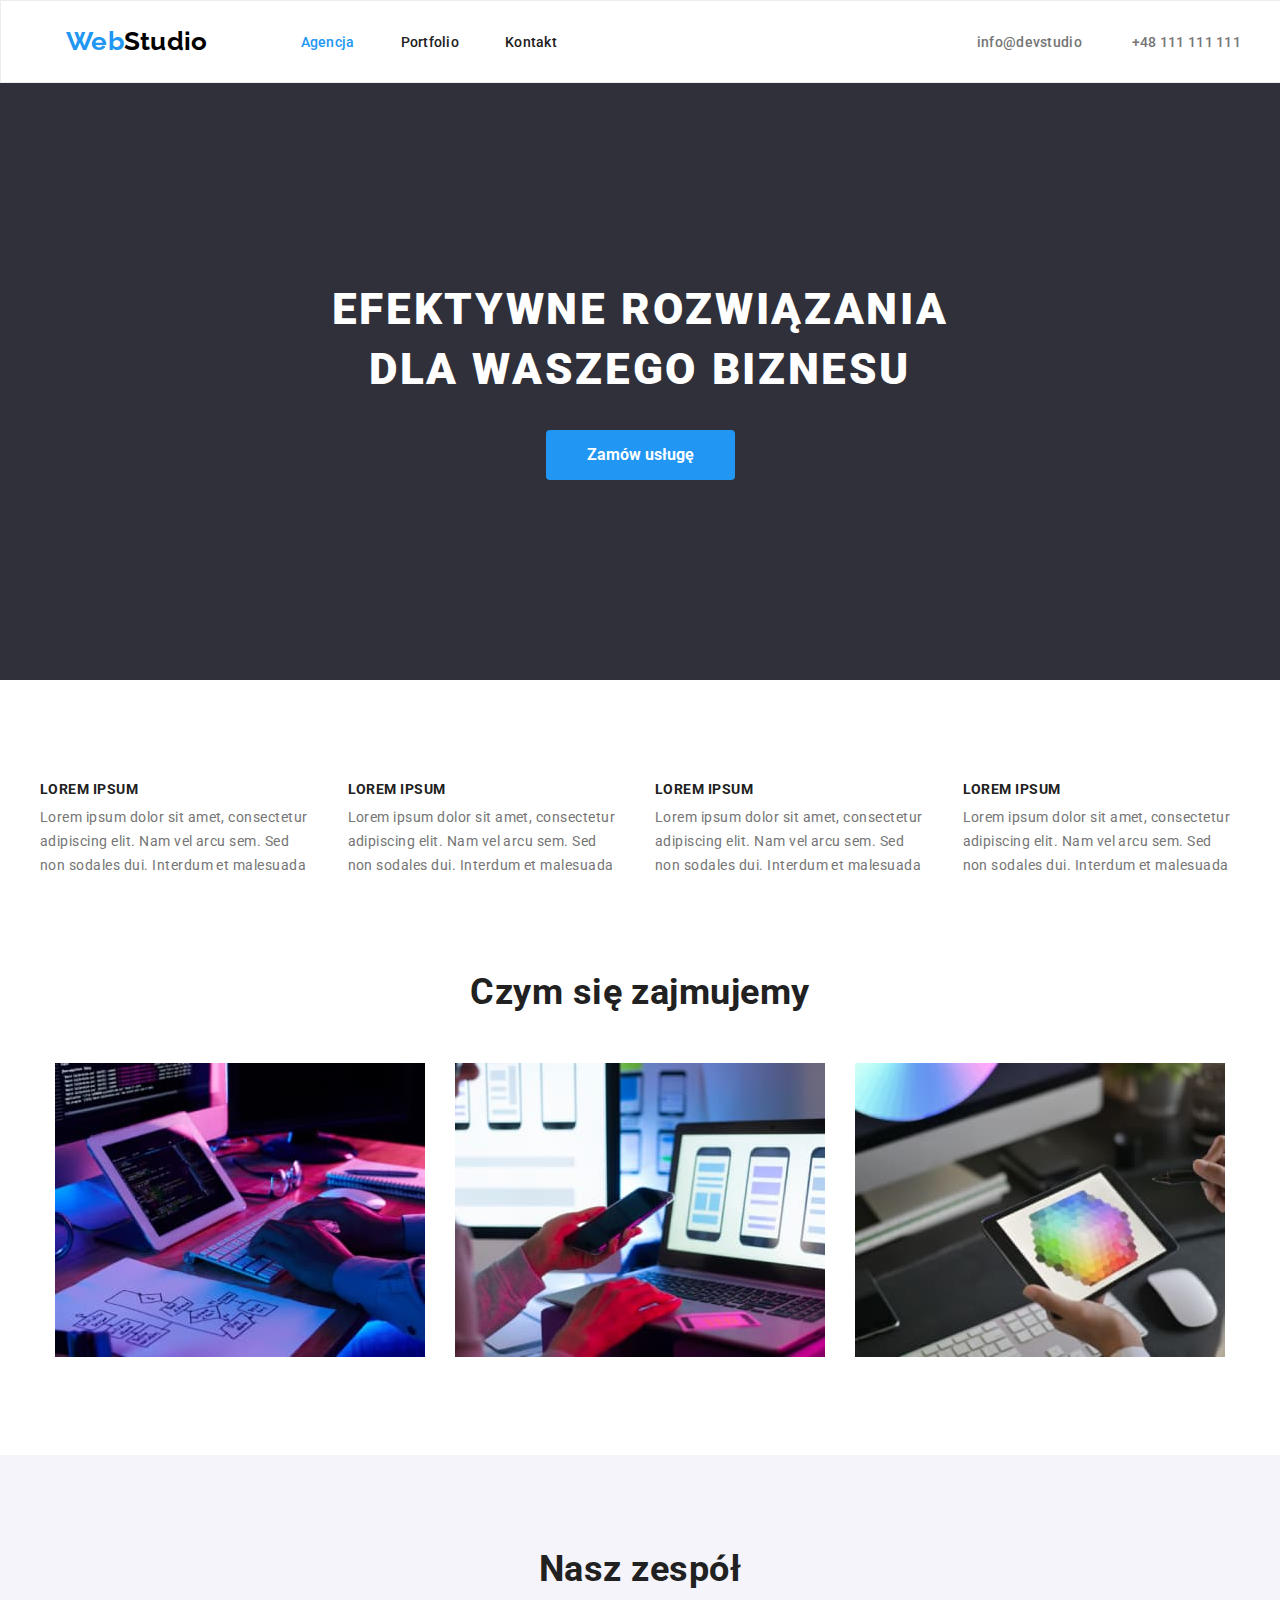
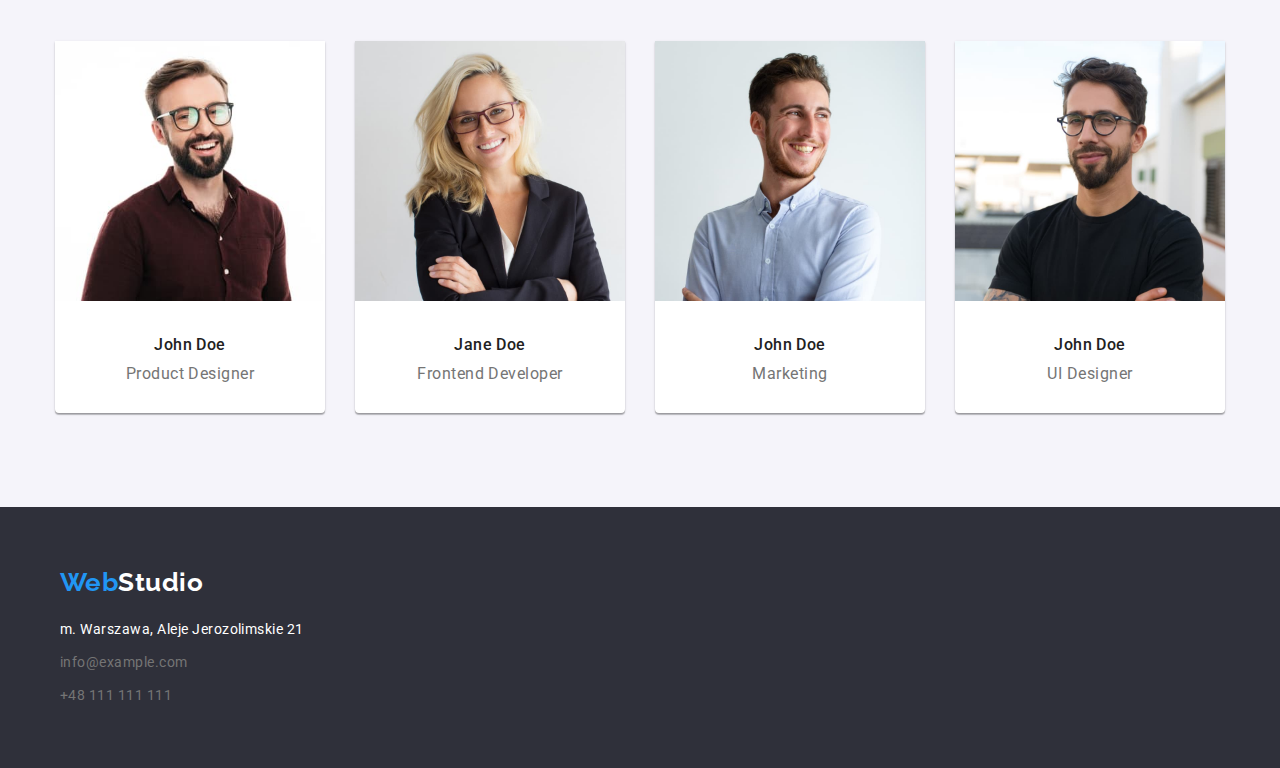
<file: index.html>
<!DOCTYPE html>
<html lang="pl">
  <head>
    <meta charset="utf-8" />
    <meta name="viewport" content="width=device-width, initial-scale=1.0" />
    <meta
      name="description"
      content="Profesjonalne tworzenie stron internetowych"
    />
    <title>WebStudio</title>
    <link rel="preconnect" href="https://fonts.googleapis.com" />
    <link rel="preconnect" href="https://fonts.gstatic.com" crossorigin />
    <link
      href="https://fonts.googleapis.com/css2?family=Oleo+Script&family=Raleway:wght@700&family=Roboto:wght@400;500;700;900&display=swap"
      rel="stylesheet"
    />
    <link
      rel="stylesheet"
      href="https://cdnjs.cloudflare.com/ajax/libs/modern-normalize/1.1.0/modern-normalize.min.css"
      integrity="sha512-wpPYUAdjBVSE4KJnH1VR1HeZfpl1ub8YT/NKx4PuQ5NmX2tKuGu6U/JRp5y+Y8XG2tV+wKQpNHVUX03MfMFn9Q=="
      crossorigin="anonymous"
      referrerpolicy="no-referrer"
    />
    <link rel="stylesheet" href="./css/styles.css" class="style" />
  </head>
  <body>
    <header class="header">
      <!-- navigation bar -->

      <div class="nav-bar">
        <div class="container">
          <a class="link" href="./index.html"
            ><p class="logo">Web<span class="logo-accent">Studio</span></p></a
          >
          <nav class="navigation">
            <ul class="list">
              <li><a class="link" href="#">Agencja</a></li>
              <li><a class="link" href="portfolio.html">Portfolio</a></li>
              <li><a class="link" href="kontakt.html">Kontakt</a></li>
            </ul>
          </nav>

          <div class="contact-container">
            <a class="link contact" href="mailto:info@devstudio.com"
              >info@devstudio</a
            ><a class="link contact" href="tel:+48111111111">+48 111 111 111</a>
          </div>
        </div>
      </div>

      <!-- the big banner -->

      <div class="header-banner">
        <h1>efektywne rozwiązania dla waszego biznesu</h1>
        <button class="button" type="button">Zamów usługę</button>
      </div>
    </header>
    <main>
      <!-- section "our advantages" -->

      <section class="section-advantages">
        <div class="container">
          <div class="advantages">
            <ul class="list">
              <li>
                <h3>lorem ipsum</h3>
                <p class="text">
                  Lorem ipsum dolor sit amet, consectetur adipiscing elit. Nam
                  vel arcu sem. Sed non sodales dui. Interdum et malesuada
                </p>
              </li>

              <li>
                <h3>lorem ipsum</h3>
                <p class="text">
                  Lorem ipsum dolor sit amet, consectetur adipiscing elit. Nam
                  vel arcu sem. Sed non sodales dui. Interdum et malesuada
                </p>
              </li>

              <li>
                <h3>lorem ipsum</h3>
                <p class="text">
                  Lorem ipsum dolor sit amet, consectetur adipiscing elit. Nam
                  vel arcu sem. Sed non sodales dui. Interdum et malesuada
                </p>
              </li>

              <li>
                <h3>lorem ipsum</h3>
                <p class="text">
                  Lorem ipsum dolor sit amet, consectetur adipiscing elit. Nam
                  vel arcu sem. Sed non sodales dui. Interdum et malesuada
                </p>
              </li>
            </ul>
          </div>
        </div>
      </section>

      <!-- section "area of expertise" -->

      <section class="section">
        <div class="container">
          <div class="aoe">
            <h2>Czym się zajmujemy</h2>
            <ul class="list">
              <li>
                <img
                  src="images/aoe1.jpg"
                  alt="Photo of workspace - desk, writing on a keyboard."
                  width="370"
                  height="294"
                />
              </li>
              <li>
                <img
                  src="images/aoe2.jpg"
                  alt="Photo of workspace - using a smartphone and a laptop"
                  width="370"
                  height="294"
                />
              </li>
              <li>
                <img
                  src="images/aoe3.jpg"
                  alt="Photo of workspace - choosing color palette on a tablet"
                  width="370"
                  height="294"
                />
              </li>
            </ul>
          </div>
        </div>
      </section>

      <!-- section "our staff" -->

      <section class="section staff">
        <div class="container">
          <div class="staff-container">
            <h2>Nasz zespół</h2>
            <ul class="list">
              <li>
                <figure class="staff-box">
                  <img
                    src="images/john-doe1.jpg"
                    alt="Photo of John Doe the First"
                    width="270"
                    height="260"
                  />
                  <figcaption>
                    <h4>John Doe</h4>
                    <p class="text">Product Designer</p>
                  </figcaption>
                </figure>
              </li>
              <li>
                <figure class="staff-box">
                  <img
                    src="images/jane-doe.jpg"
                    alt="Photo of Jane Doe"
                    width="270"
                    height="260"
                  />
                  <figcaption>
                    <h4>Jane Doe</h4>
                    <p class="text">Frontend Developer</p>
                  </figcaption>
                </figure>
              </li>
              <li>
                <figure class="staff-box">
                  <img
                    src="images/john-doe2.jpg"
                    alt="Photo of John Doe the Second"
                    width="270"
                    height="260"
                  />
                  <figcaption>
                    <h4>John Doe</h4>
                    <p class="text">Marketing</p>
                  </figcaption>
                </figure>
              </li>
              <li>
                <figure class="staff-box">
                  <img
                    src="images/john-doe3.jpg"
                    alt="Photo of John Doe the Third"
                    width="270"
                    height="260"
                  />
                  <figcaption>
                    <h4>John Doe</h4>
                    <p class="text">UI Designer</p>
                  </figcaption>
                </figure>
              </li>
            </ul>
          </div>
        </div>
      </section>
    </main>
    <footer class="footer">
      <div class="container">
        <a href="./index.html">
          <p class="logo">Web<span class="logo-footer">Studio</span></p></a
        >
        <address>
          m. Warszawa, Aleje Jerozolimskie 21<br />
          <a class="link contact" href="mailto:info@example.com"
            >info@example.com</a
          ><br />
          <a class="link contact" href="tel:+48111111111">+48 111 111 111</a>
        </address>
      </div>
    </footer>
  </body>
</html>
</file>
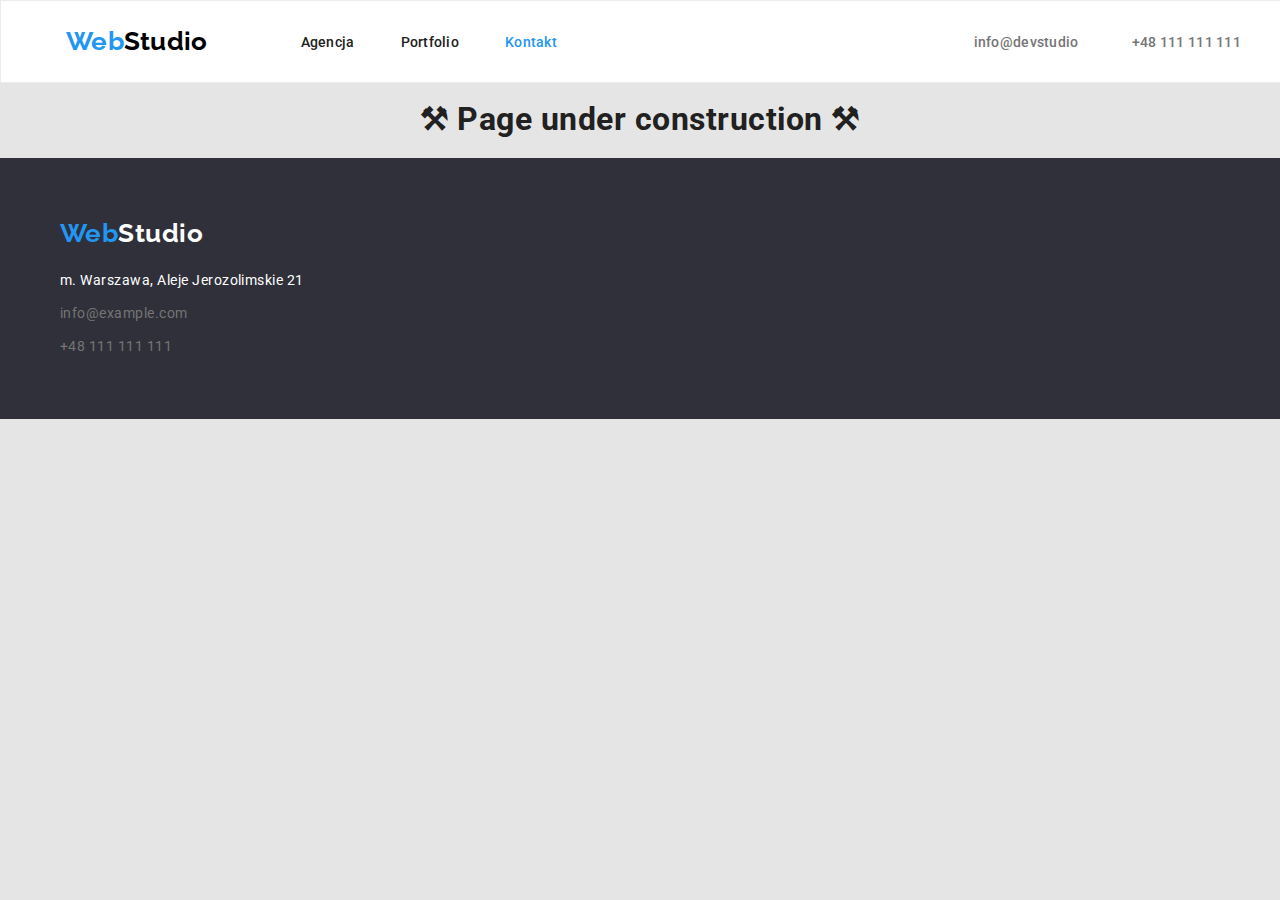
<file: kontakt.html>
<!DOCTYPE html>
<html lang="pl">
  <head>
    <meta charset="utf-8" />
    <meta name="viewport" content="width=device-width, initial-scale=1.0" />
    <meta name="description" content="Kontakt do WebStudio" />
    <title>Kontakt - WebStudio</title>
    <link rel="preconnect" href="https://fonts.googleapis.com" />
    <link rel="preconnect" href="https://fonts.gstatic.com" crossorigin />
    <link
      href="https://fonts.googleapis.com/css2?family=Oleo+Script&family=Raleway:wght@700&family=Roboto:wght@400;500;700;900&display=swap"
      rel="stylesheet"
    />
    <link
      rel="stylesheet"
      href="https://cdnjs.cloudflare.com/ajax/libs/modern-normalize/1.1.0/modern-normalize.min.css"
      integrity="sha512-wpPYUAdjBVSE4KJnH1VR1HeZfpl1ub8YT/NKx4PuQ5NmX2tKuGu6U/JRp5y+Y8XG2tV+wKQpNHVUX03MfMFn9Q=="
      crossorigin="anonymous"
      referrerpolicy="no-referrer"
    />
    <link rel="stylesheet" href="./css/styles.css" class="style" />
  </head>
  <body>
    <header class="header">
      <!-- nav bar -->

      <div class="nav-bar">
        <div class="container">
          <a class="link" href="./index.html"
            ><p class="logo">Web<span class="logo-accent">Studio</span></p></a
          >
          <nav class="navigation">
            <ul class="list">
              <li><a class="link" href="./index.html">Agencja</a></li>
              <li><a class="link" href="./portfolio.html">Portfolio</a></li>
              <li><a class="link" href="#">Kontakt</a></li>
            </ul>
          </nav>
          <div class="contact-container">
            <a class="link contact" href="mailto:info@devstudio.com"
              >info@devstudio</a
            >
            <a class="link contact" href="tel:+48111111111">+48 111 111 111</a>
          </div>
        </div>
      </div>
    </header>
    <!-- Hello, stranger. You found my secret page, my little mischief. 
      It was the only way I could think of to style navigation elements to change the color on a currently visited page. 
      And without leaving an ugly blank -->
    <main>
      <!-- An ugly styling that shouldn't exist -->
      <div class="contact-page">
        <h1 style="text-align: center">
          &#9874; Page under construction &#9874;
        </h1>
      </div>
    </main>

    <!-- page footer -->

    <footer class="footer">
      <div class="container">
        <a href="./index.html">
          <p class="logo">Web<span class="logo-footer">Studio</span></p></a
        >
        <address>
          m. Warszawa, Aleje Jerozolimskie 21<br />
          <a class="link contact" href="mailto:info@example.com"
            >info@example.com</a
          ><br />
          <a class="link contact" href="tel:+48111111111">+48 111 111 111</a>
        </address>
      </div>
    </footer>
  </body>
</html>
</file>
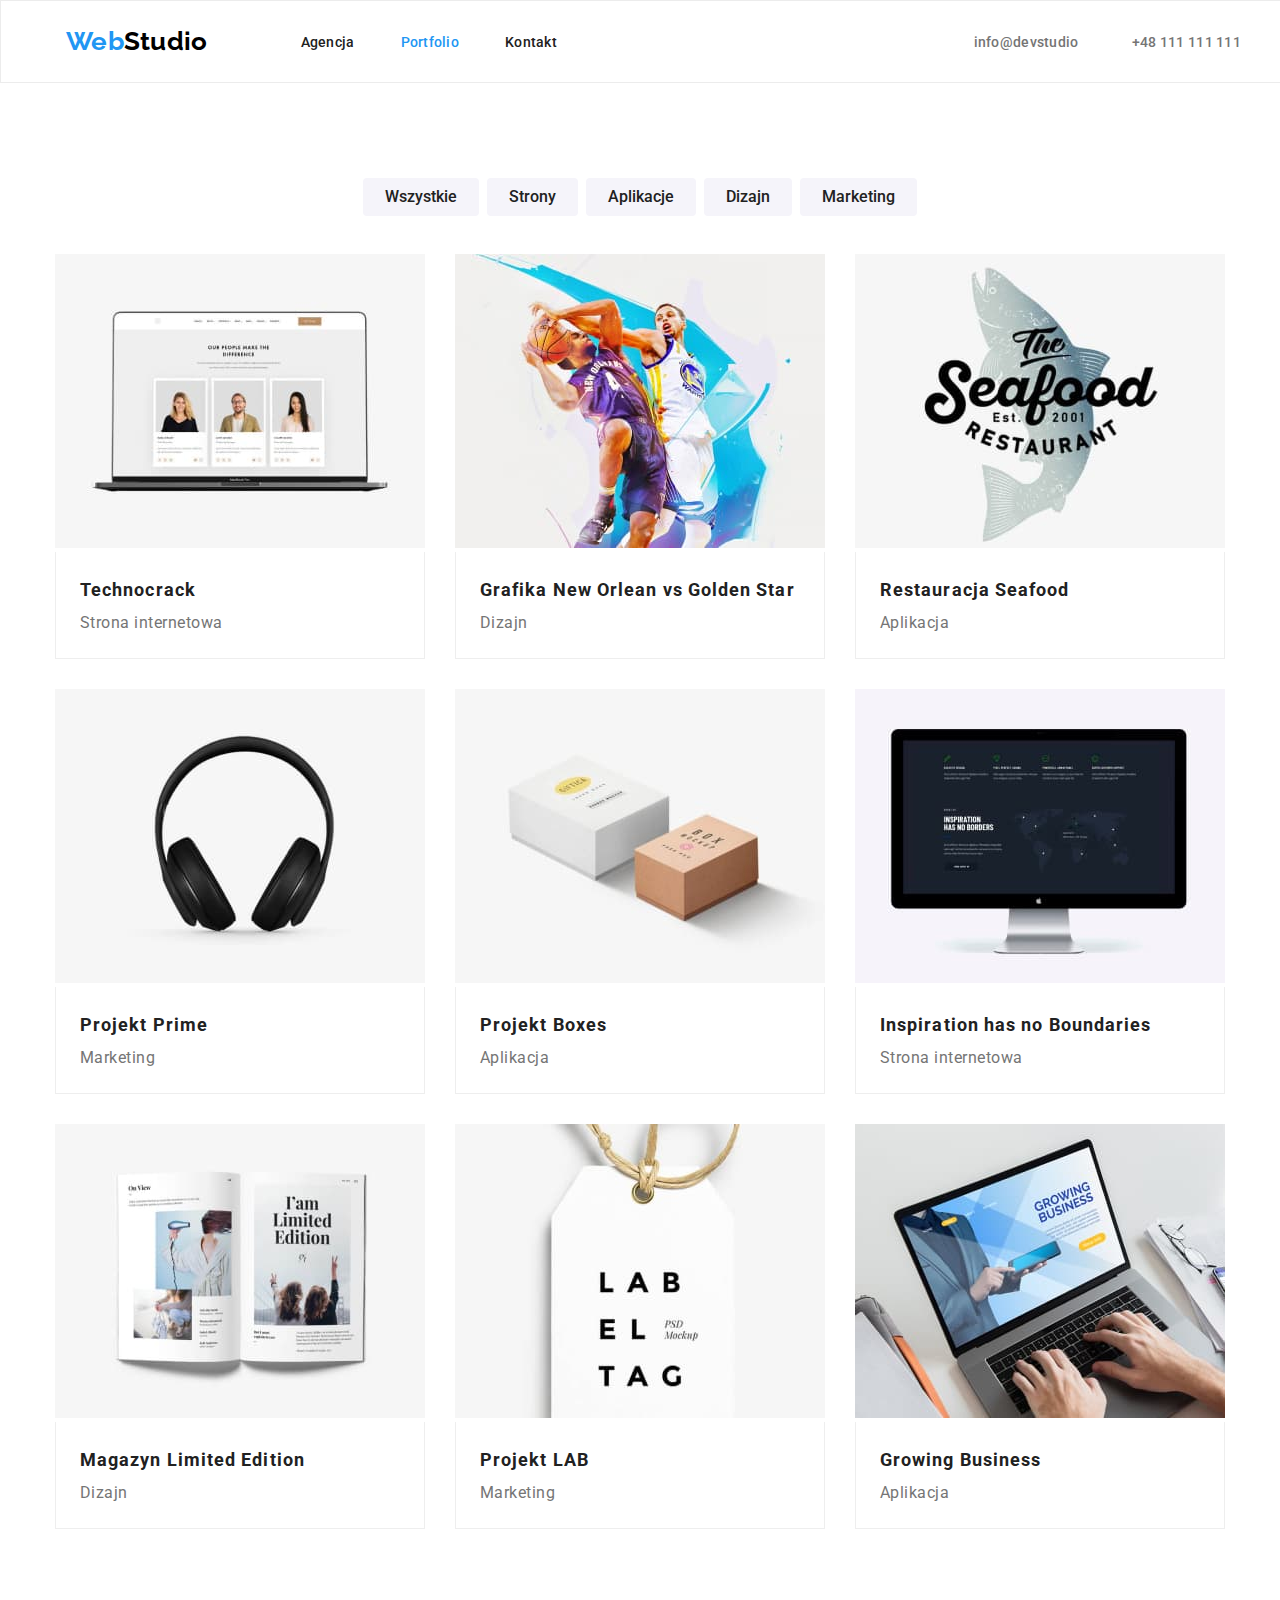
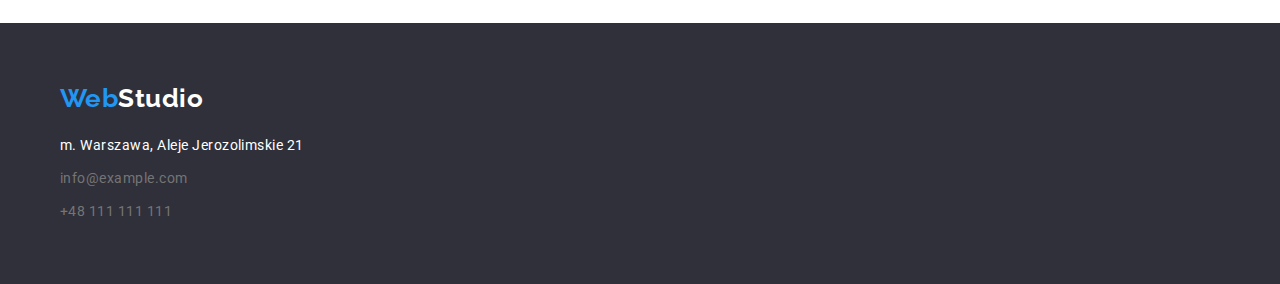
<file: portfolio.html>
<!DOCTYPE html>
<html lang="pl">
  <head>
    <meta charset="utf-8" />
    <meta name="viewport" content="width=device-width, initial-scale=1.0" />
    <meta name="description" content="Portfolio WebStudio" />
    <title>Portfolio - WebStudio</title>
    <link rel="preconnect" href="https://fonts.googleapis.com" />
    <link rel="preconnect" href="https://fonts.gstatic.com" crossorigin />
    <link
      href="https://fonts.googleapis.com/css2?family=Oleo+Script&family=Raleway:wght@700&family=Roboto:wght@400;500;700;900&display=swap"
      rel="stylesheet"
    />
    <link
      rel="stylesheet"
      href="https://cdnjs.cloudflare.com/ajax/libs/modern-normalize/1.1.0/modern-normalize.min.css"
      integrity="sha512-wpPYUAdjBVSE4KJnH1VR1HeZfpl1ub8YT/NKx4PuQ5NmX2tKuGu6U/JRp5y+Y8XG2tV+wKQpNHVUX03MfMFn9Q=="
      crossorigin="anonymous"
      referrerpolicy="no-referrer"
    />
    <link rel="stylesheet" href="./css/styles.css" class="style" />
  </head>
  <body>
    <header class="header">
      <!-- nav bar -->

      <div class="nav-bar">
        <div class="container">
          <a class="link" href="./index.html"
            ><p class="logo">Web<span class="logo-accent">Studio</span></p></a
          >
          <nav class="navigation">
            <ul class="list">
              <li><a class="link" href="./index.html">Agencja</a></li>
              <li><a class="link" href="#">Portfolio</a></li>
              <li><a class="link" href="./kontakt.html">Kontakt</a></li>
            </ul>
          </nav>
          <div class="contact-container">
            <a class="link contact" href="mailto:info@devstudio.com"
              >info@devstudio</a
            >
            <a class="link contact" href="tel:+48111111111">+48 111 111 111</a>
          </div>
        </div>
      </div>
    </header>
    <main>
      <!-- filter section -->
      <section class="section">
        <div class="container">
          <div class="portfolio">
            <ul class="list filter">
              <li><button type="button">Wszystkie</button></li>
              <li><button type="button">Strony</button></li>
              <li><button type="button">Aplikacje</button></li>
              <li><button type="button">Dizajn</button></li>
              <li><button type="button">Marketing</button></li>
            </ul>
            <ul class="list cards">
              <li>
                <figure class="portfolio-projects">
                  <img
                    src="images/technocrack.jpg"
                    alt="Laptop z widoczną stroną internetową"
                    width="370"
                    height="294"
                  />
                  <figcaption>
                    <h4>Technocrack</h4>
                    <p class="text">Strona internetowa</p>
                  </figcaption>
                </figure>
              </li>
              <li>
                <figure class="portfolio-projects">
                  <img
                    src="images/nop-vs-gsw.jpg"
                    alt="Zawodnicy z NBA"
                    width="370"
                    height="294"
                  />
                  <figcaption>
                    <h4>Grafika New Orlean vs Golden Star</h4>
                    <p class="text">Dizajn</p>
                  </figcaption>
                </figure>
              </li>
              <li>
                <figure class="portfolio-projects">
                  <img
                    src="images/seafood.jpg"
                    alt="Logo restauracji Seafood"
                    width="370"
                    height="294"
                  />
                  <figcaption>
                    <h4>Restauracja Seafood</h4>
                    <p class="text">Aplikacja</p>
                  </figcaption>
                </figure>
              </li>
              <li>
                <figure class="portfolio-projects">
                  <img
                    src="images/project-prime.jpg"
                    alt="Słuchawki nauszne"
                    width="370"
                    height="294"
                  />
                  <figcaption>
                    <h4>Projekt Prime</h4>
                    <p class="text">Marketing</p>
                  </figcaption>
                </figure>
              </li>
              <li>
                <figure class="portfolio-projects">
                  <img
                    src="images/project-boxes.jpg"
                    alt="Zdjęcie pudełek"
                    width="370"
                    height="294"
                  />
                  <figcaption>
                    <h4>Projekt Boxes</h4>
                    <p class="text">Aplikacja</p>
                  </figcaption>
                </figure>
              </li>
              <li>
                <figure class="portfolio-projects">
                  <img
                    src="images/inspiration.jpg"
                    alt="Ekran komputera z widoczną aplikacją webową"
                    width="370"
                    height="294"
                  />
                  <figcaption>
                    <h4>Inspiration has no Boundaries</h4>
                    <p class="text">Strona internetowa</p>
                  </figcaption>
                </figure>
              </li>
              <li>
                <figure class="portfolio-projects">
                  <img
                    src="images/limited-edition.jpg"
                    alt="Wizualizacja magazynu Limited Edition"
                    width="370"
                    height="294"
                  />
                  <figcaption>
                    <h4>Magazyn Limited Edition</h4>
                    <p class="text">Dizajn</p>
                  </figcaption>
                </figure>
              </li>
              <li>
                <figure class="portfolio-projects">
                  <img
                    src="images/project-lab.jpg"
                    alt="Wisiorek typu tag z napisem LAB EL TAG"
                    width="370"
                    height="294"
                  />
                  <figcaption>
                    <h4>Projekt LAB</h4>
                    <p class="text">Marketing</p>
                  </figcaption>
                </figure>
              </li>
              <li>
                <figure class="portfolio-projects">
                  <img
                    src="images/growing-business.jpg"
                    alt="Laptop, na którym otwarta jest aplikacja Growing Business"
                    width="370"
                    height="294"
                  />
                  <figcaption>
                    <h4>Growing Business</h4>
                    <p class="text">Aplikacja</p>
                  </figcaption>
                </figure>
              </li>
            </ul>
          </div>
        </div>
      </section>
    </main>

    <!-- page footer -->

    <footer class="footer">
      <div class="container">
        <a href="./index.html">
          <p class="logo">Web<span class="logo-footer">Studio</span></p></a
        >
        <address>
          m. Warszawa, Aleje Jerozolimskie 21<br />
          <a class="link contact" href="mailto:info@example.com"
            >info@example.com</a
          ><br />
          <a class="link contact" href="tel:+48111111111">+48 111 111 111</a>
        </address>
      </div>
    </footer>
  </body>
</html>
</file>
<file: css/styles.css>
:root {
  --brand-clr: #2196f3;
  --logo-accent-clr: #000000;
  --main-font-clr: #212121;
  --secondary-font-clr: #757575;
  --primary-address-font-clr: #ffffff;
  --secondary-address-font-clr: #ffffff99;
  --button-font-clr: var(--primary-address-font-clr);
  --header-footer-bg-clr: #2f303a;
  --header-banner-font-clr: #ffffff;
  --primary-bg-clr: #e5e5e5;
  --section-bg-clr: #ffffff;
  --secondary-section-bg-clr: #f5f4fa;
  --nav-bar-bg-clr: var(--primary-address-font-clr);
  --portfolio-bg-clr: var(--primary-address-font-clr);
  --porftolio-btn-inactive: #f5f4fa;
  --portfolio-fig-border: #eeeeee;
}

/* //////////////
      
      NAVIGATION
      1. global styling
        1.1. deleting base formatting
      
        2. hover decoration
        
        3. logo styling

        4. navigation bar

        5. the big banner and footer/address

        6. button styling

        7. sections
          7.1.our advantages
          7.2.area of expertise
          7.3.section headings
          7.4.our staff

        8. portfolio page

        9. "kontakt" page

The code could be DRY'ied a lot in the flexbox department, but it's more convenient during project development leaving it the way it is

//////////////////*/

::selection {
  background-color: var(--brand-clr);
}

body {
  background-color: var(--primary-bg-clr);
  color: var(--main-font-clr);
  font-family: "Roboto", sans-serif;
  letter-spacing: 0.03em;
  margin: 0;
  padding: 0;
}

.container {
  max-width: 1200px;
  margin: 0 auto;
}

.section {
  background-color: var(--section-bg-clr);
  padding: 94px 0;
}

.section-advantages {
  background-color: var(--section-bg-clr);
  padding-top: 101px;
}

/*deleting base formatting, margins, paddings in links and lists elements*/

.link {
  color: inherit;
  font-style: inherit;
  text-decoration: none;
}

.list {
  list-style-type: none;
  margin: 0;
  padding: 0;
}

.list figure {
  margin: 0;
  padding: 0;
}

h1,
h2,
h3,
h4,
p {
  margin: 0;
  padding: 0;
  margin-block: 0 0;
}

/*hover decoration*/

.link:hover,
.link:focus,
.link[href="#"] {
  color: var(--brand-clr);
}

[type="button"]:hover {
  cursor: pointer;
}

.button:hover {
  box-shadow: 0px 4px 4px rgba(0, 0, 0, 0.15);
}

.filter button:active,
.filter button:focus,
.filter button:hover {
  background-color: var(--brand-clr);
  color: var(--button-font-clr);
  box-shadow: 0px 3px 1px rgba(0, 0, 0, 0.1), 0px 1px 2px rgba(0, 0, 0, 0.08),
    0px 2px 2px rgba(0, 0, 0, 0.12);
}

/* logo styling */
.logo {
  display: inline-block;
  user-select: none;
}

.nav-bar .logo,
.logo {
  color: var(--brand-clr);
  font-family: "Raleway";
  font-weight: 700;
  font-size: 26px;
  line-height: 1.1923;
  margin: 0;
}

.logo .logo-accent {
  color: var(--logo-accent-clr);
}

.logo-footer {
  color: var(--primary-address-font-clr);
}

.footer .logo {
  margin-bottom: 20px;
}

/* font styling */

/* navigation bar */

.nav-bar {
  position: fixed;
  width: 100%;
  top: 0;

  background-color: var(--nav-bar-bg-clr);
  border: 1px solid #ececec;

  font-weight: 500;
  font-size: 14px;
  line-height: 1.1428;
  letter-spacing: 0.02em;

  padding: 25px;
}

.nav-bar .container {
  display: flex;
  align-items: center;
}

.navigation {
  margin-left: 93px;
  user-select: none;
}

.navigation .list {
  display: flex;
  gap: 46px;
}

.contact-container {
  color: var(--secondary-font-clr);
  margin-left: auto;
}

.nav-bar .contact {
  display: inline-block;
  margin: 0 25px;
}

/* the big banner and address */

.header-banner,
.footer {
  background-color: var(--header-footer-bg-clr);
  color: var(--header-banner-font-clr);
}

.header-banner {
  display: flex;
  align-items: center;
  justify-content: center;
  flex-direction: column;
  padding: 200px 0;
  margin-top: 80px;
}

.footer address,
.footer .links {
  font-style: normal;
  font-size: 14px;
  line-height: 1.71;
}

.footer {
  padding: 60px;
}

.footer .contact {
  display: inline-block;
  color: var(--secondary-font-clr);
  margin-top: 9px;
}

.header-banner h1 {
  font-weight: 900;
  font-size: 44px;
  line-height: 1.36;

  margin-bottom: 30px;
  max-width: 696px;
  text-align: center;
  text-transform: uppercase;

  letter-spacing: 0.06em;
}

/* buttons */

.button {
  background-color: var(--brand-clr);
  border: none;
  border-radius: 4px;

  color: var(--button-font-clr);
  font-family: inherit;
  font-weight: 700;
  font-size: 16px;
  line-height: 1.88;

  padding: 10px 41px;
}

.filter button {
  background-color: var(--porftolio-btn-inactive);
  border: none;
  border-radius: 4px;
  color: var(--main-font-clr);

  font-family: inherit;
  font-weight: 500;
  font-size: 16px;

  padding: 6px 22px;
  margin: 0.25rem;
  line-height: 1.62;
}

/* our advantages */

.advantages h3 {
  font-weight: 700;
  font-size: 14px;
  line-height: 1.1428;
  text-transform: uppercase;
  margin-bottom: 9px;
}

.advantages .text {
  color: var(--secondary-font-clr);
  font-size: 14px;
  line-height: 1.71;
}

/* area of expertise */

.advantages .list,
.aoe .list,
.staff-container .list {
  display: flex;
  /* justify-content: space-between; */
  gap: 30px;
  justify-content: center;
}

.aoe .list {
  flex-wrap: wrap;
}

/* headings */

.aoe h2,
.staff h2 {
  font-weight: 700;
  font-size: 36px;
  line-height: 1.16;
  text-align: center;
  margin-bottom: 50px;
}

/* our staff */

.staff {
  background-color: var(--secondary-section-bg-clr);
}

.staff-box {
  background-color: var(--section-bg-clr);
  font-size: 16px;
  line-height: 1.1875;
  text-align: center;

  box-shadow: 0px 1px 3px rgba(0, 0, 0, 0.12), 0px 1px 1px rgba(0, 0, 0, 0.14),
    0px 2px 1px rgba(0, 0, 0, 0.2);
  border-radius: 0px 0px 4px 4px;
}

.staff-box h4 {
  font-weight: 500;
  margin-bottom: 10px;
}

.staff-box .text {
  color: var(--secondary-font-clr);
}

.staff-box figcaption {
  padding: 30px;
}

/* portfolio */

.portfolio {
  background-color: var(--header-banner-font-clr);
  margin-top: 80px;
}

.portfolio-projects figcaption {
  border-bottom: 1px solid var(--portfolio-fig-border);
  border-left: 1px solid var(--portfolio-fig-border);
  border-right: 1px solid var(--portfolio-fig-border);
  padding: 20px 24px;
}

.filter {
  display: flex;
  justify-content: center;
  margin-bottom: 34px;
}

.portfolio .cards {
  display: flex;
  flex-wrap: wrap;
  /* justify-content: space-between; */
  justify-content: center;
  gap: 30px;
}

.portfolio-projects h4 {
  font-weight: 700;
  font-size: 18px;
  line-height: 2;
  letter-spacing: 0.06em;
}

.portfolio-projects .text {
  color: var(--secondary-font-clr);
  font-size: 16px;
  line-height: 1.88;
  letter-spacing: 0.03em;
}

/* kontakt */

.contact-page {
  margin-top: 100px;
  margin-bottom: 20px;
}
</file>
